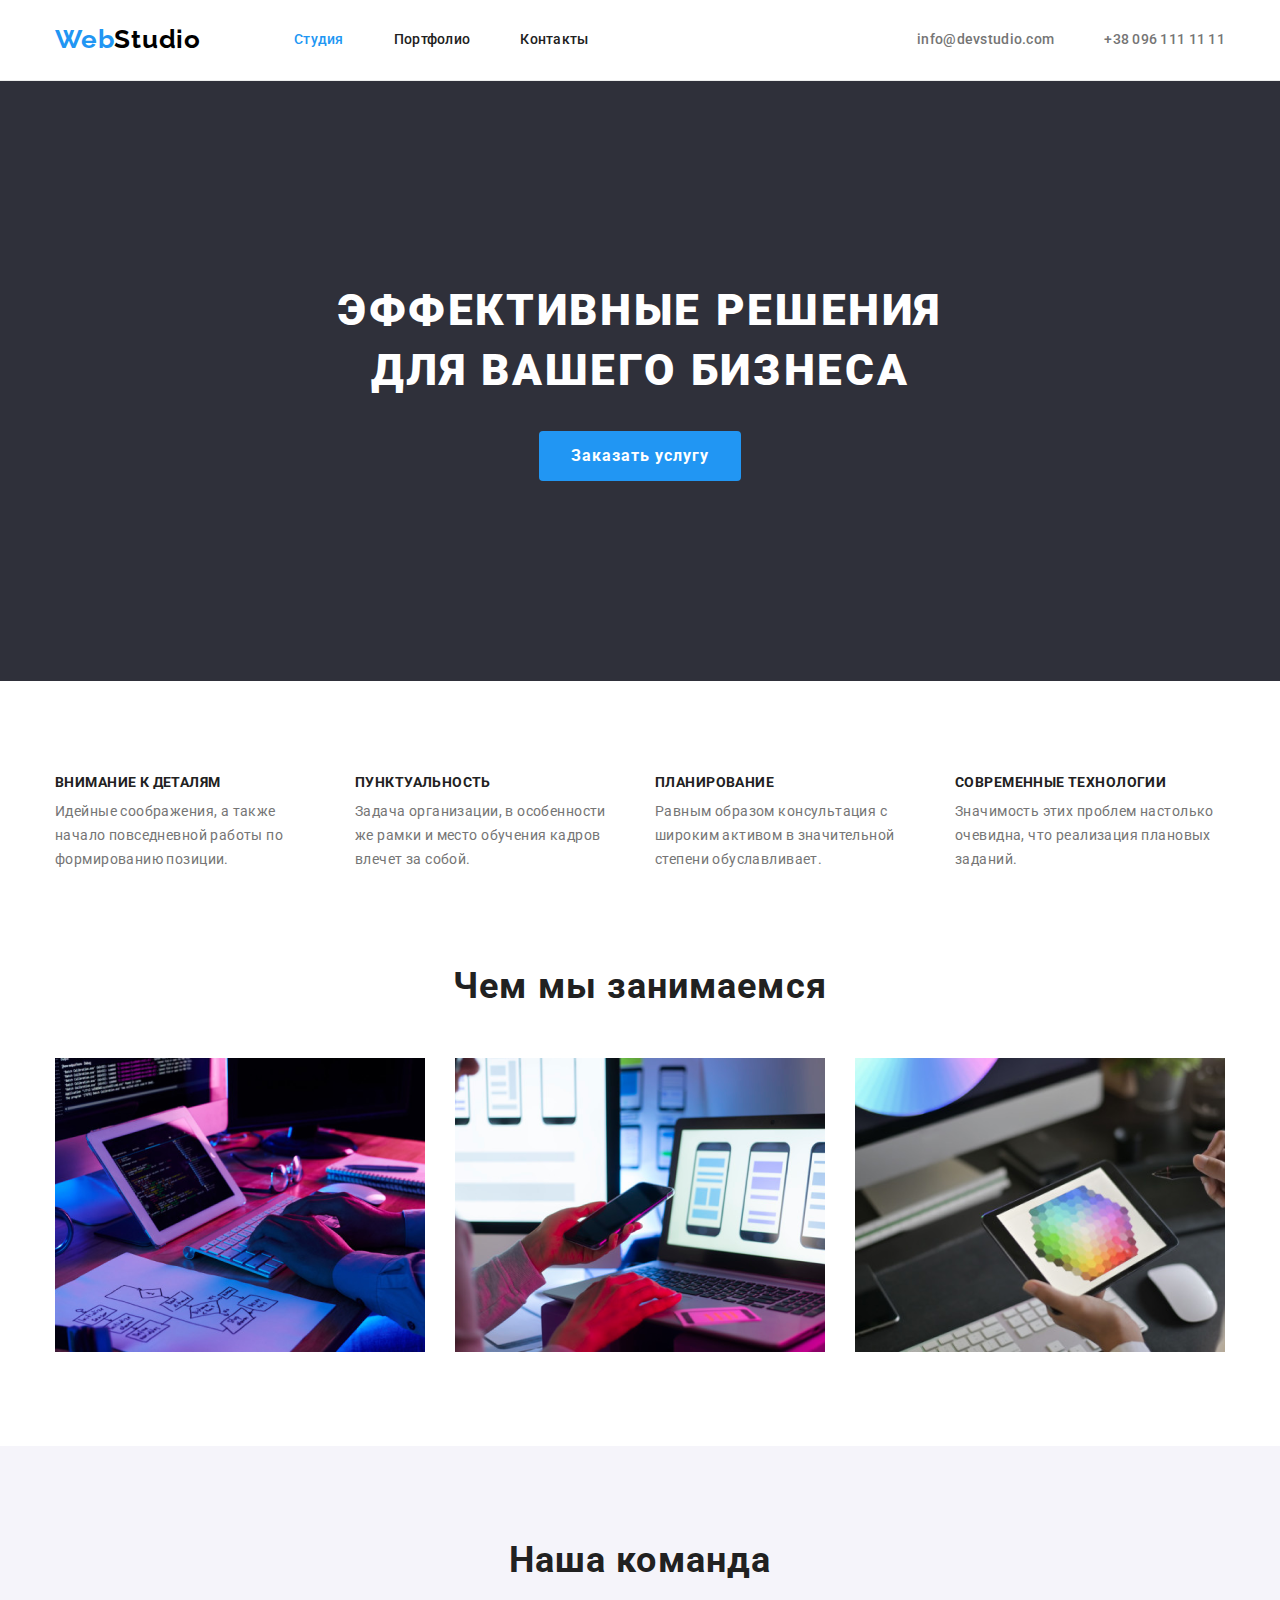
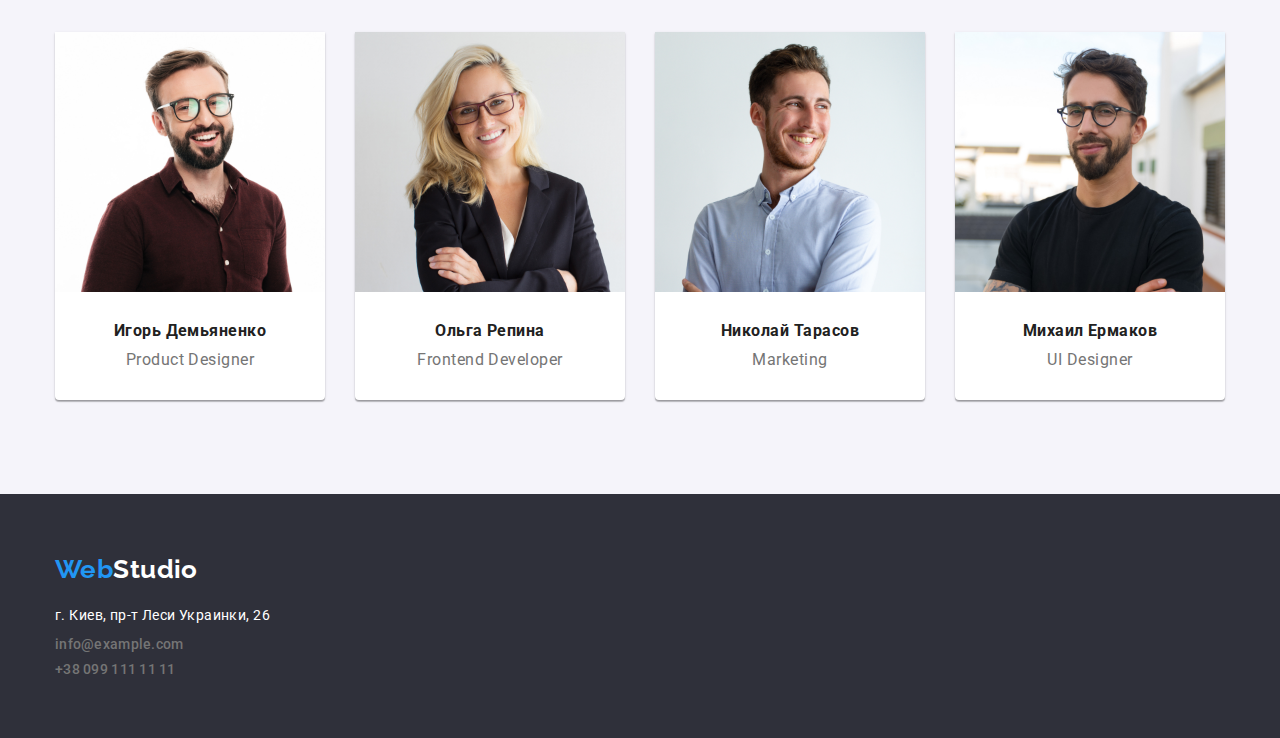
<file: index.html>
<!DOCTYPE html>
<html lang="ru">
    <head>
        <meta charset="UTF-8" />
        <meta name="viewport" content="width=device-width, initial-scale=1.0"/>
        <link rel="preconnect" href="https://fonts.googleapis.com">
        <link rel="preconnect" href="https://fonts.gstatic.com" crossorigin>
        <link href="https://fonts.googleapis.com/css2?family=Raleway:wght@700&family=Roboto:wght@400;500;700;900&display=swap" rel="stylesheet">
        <link rel="stylesheet" href="https://cdnjs.cloudflare.com/ajax/libs/modern-normalize/0.6.0/modern-normalize.min.css">
        <link rel="stylesheet" href="css/styles.css">
        <title>GoIt задание</title>
    </head>
    <body>
        <header class="header">
            <div class="container">
                    <nav class="nav">
                        <a href="./index.html" class="logo"><span class="logo-web">Web</span>Studio</a>
        
                        <ul class="link">
                            <li class="item"><a href="./index.html" class="link-nav link-active">Студия</a></li>
                            <li class="item"><a href="./portfolio.html" class="link-nav">Портфолио</a></li>
                            <li class="item"><a href="" class="link-nav">Контакты</a></li>
                        </ul>
        
                        <ul class="link-one">
                            <li class="item"><a href="mailto:info@devstudio.com" class="cont">info@devstudio.com</a></li>
                            <li class="item"><a href="tel:+380961111111" class="cont">+38 096 111 11 11</a></li>
                        </ul>
                    </nav>
            </div>
            <hr class="hr"/>
        </header>

        <main class="main">
                <section class="background">
                    <div class="container">
                        <h1 class="solutions">Эффективные решения для вашего бизнеса</h1>
                        <button class="button">Заказать услугу</button>
                    </div>
                </section>
        
                <section class="section">
                    <div class="container">
                        <h2 class="opasity">Особенности</h2>
                        <ul class="list">
                            <li>
                                <h3 class="list-h">Внимание к деталям</h3>
                                <p class="description">Идейные соображения, а также начало повседневной работы по формированию позиции.</p>
                            </li>
                            <li>
                                <h3 class="list-h">Пунктуальность</h3>
                                <p class="description">Задача организации, в особенности же рамки и место обучения кадров влечет за собой.</p>
                            </li>
                            <li>
                                <h3 class="list-h">Планирование</h3>
                                <p class="description">Равным образом консультация с широким активом в значительной степени обуславливает.</p>
                            </li>
                            <li>
                                <h3 class="list-h">Современные технологии</h3>
                                <p class="description">Значимость этих проблем настолько очевидна, что реализация плановых заданий.</p>
                            </li>
                        </ul>
                    </div>
                </section>
        
                <section class="section do-section">
                    <div class="container">
                        <h2 class="doing">Чем мы занимаемся</h2>
    
                        <ul class="list">
                            <li><img src="img/img1.png" alt="картинка 1" width="370"/></li>
                            <li><img src="img/img2.png" alt="картинка 2" width="370"/></li>
                            <li><img src="img/img3.png" alt="картинка 3" width="370"/></li>
                        </ul>
                    </div>
                </section>

                <section class="section team">
                    <div class="container">
                        <h2 class="our-team">Наша команда</h2>
                    
                        <ul class="list">
                            <li class="card">
                                <img src="img/igor.jpg" alt="Игорь Демьяненко" width="270"/>
                                <h3 class="name">Игорь Демьяненко</h3>
                                <p class="description-team">Product Designer</p>
                            </li>
            
                            <li class="card">
                                <img src="img/olga.jpg" alt="Ольга Репина" width="270"/>
                                <h3 class="name">Ольга Репина</h3>
                                <p class="description-team">Frontend Developer</p>
                            </li>
            
                            <li class="card">
                                <img src="img/nikolay.jpg" alt="Николай Тарасов" width="270"/>
                                <h3 class="name">Николай Тарасов</h3>
                                <p class="description-team">Marketing</p>
                            </li>
            
                            <li class="card">
                                <img src="img/mykhail.jpg" alt="Михаил Ермаков" width="270"/>
                                <h3 class="name">Михаил Ермаков</h3>
                                <p class="description-team">UI Designer</p>
                            </li>
                        </ul>
                    </div>
                </section>
        </main>

        <footer class="footer">
            <div class="container">
                <a href="./index.html" class="logo-two"><span class="logo-web">Web</span>Studio</a>
                <address>
                    <ul class="link-two">
                        <li class="link-cont">
                            <a href="https://goo.gl/maps/3A8JLFoaWC5GZ7m9A" class="cont-one">г. Киев, пр-т Леси Украинки, 26</a>
                        </li>
                        <li class="link-cont">
                            <a href="mailto:info@example.com" class="cont-two">info@example.com</a>
                        </li>
                        <li class="link-cont">
                            <a href="tel:+380991111111" class="cont-two">+38 099 111 11 11</a>
                        </li>
                    </ul>
                </address>
            </div>
        </footer>
    </body>
</html>
</file>
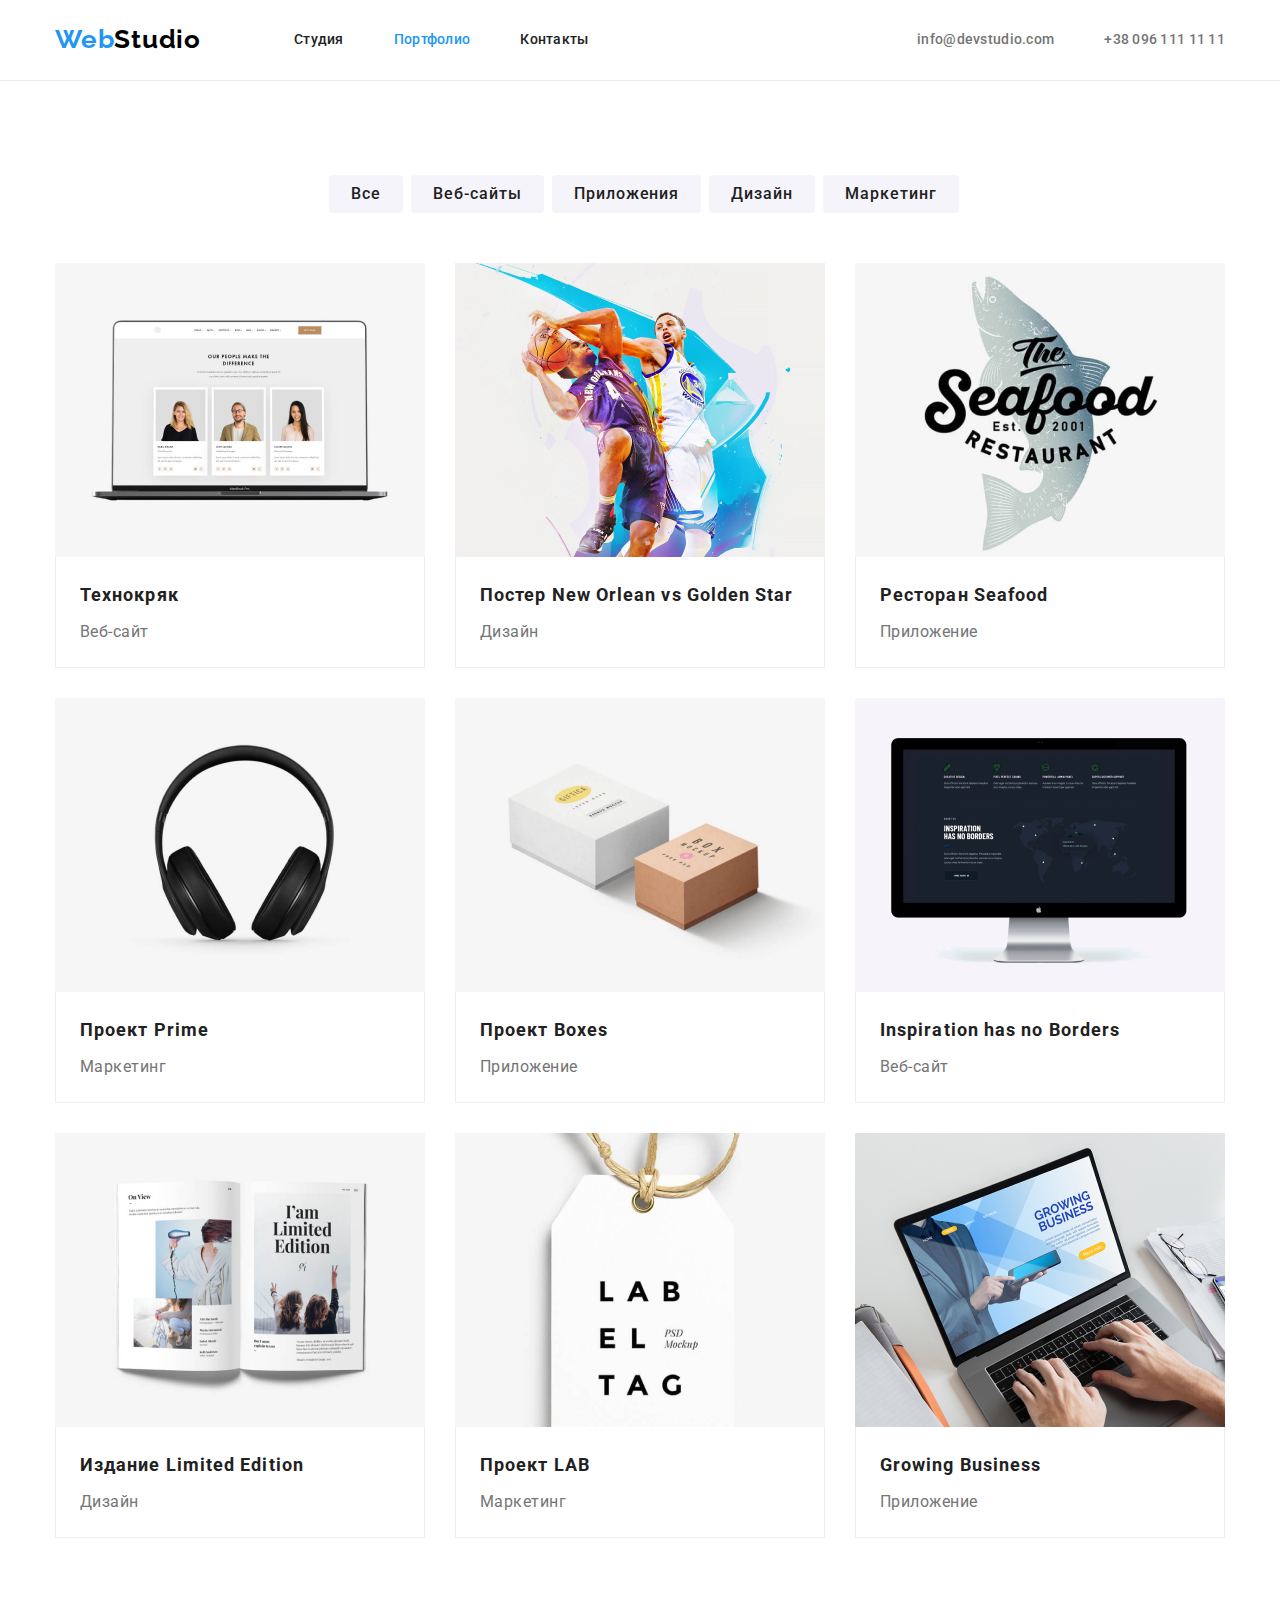
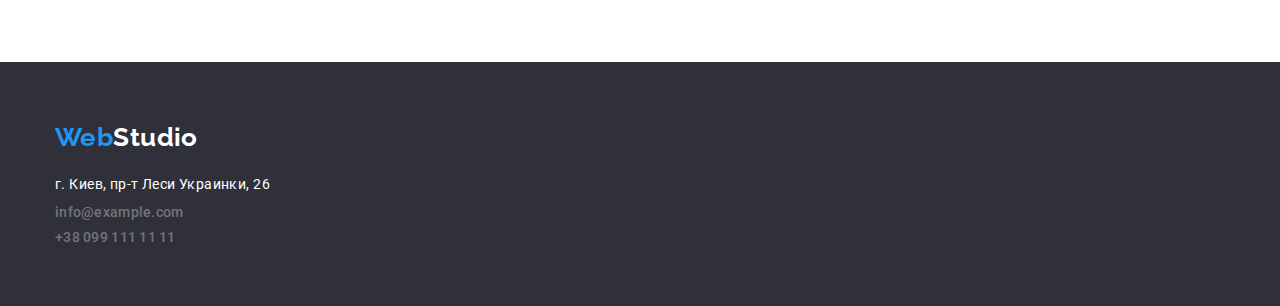
<file: portfolio.html>
<!DOCTYPE html>
<html lang="ru">
    <head>
        <meta charset="UTF-8" />
        <meta name="viewport" content="width=device-width, initial-scale=1.0"/>
        <link rel="preconnect" href="https://fonts.googleapis.com">
        <link rel="preconnect" href="https://fonts.gstatic.com" crossorigin>
        <link href="https://fonts.googleapis.com/css2?family=Raleway:wght@700&family=Roboto:wght@400;500;700;900&display=swap" rel="stylesheet">
        <link rel="stylesheet" href="https://cdnjs.cloudflare.com/ajax/libs/modern-normalize/0.6.0/modern-normalize.min.css">
        <link rel="stylesheet" href="css/styles.css">
        <title>GoIt задание</title>
    </head>
    <body>
        <header class="header">
            <div class="container">
                    <nav class="nav">
                        <a href="./index.html" class="logo"><span class="logo-web">Web</span>Studio</a>
        
                        <ul class="link">
                            <li class="item"><a href="./index.html" class="link-nav">Студия</a></li>
                            <li class="item"><a href="./portfolio.html" class="link-nav link-active">Портфолио</a></li>
                            <li class="item"><a href="" class="link-nav">Контакты</a></li>
                        </ul>
        
                        <ul class="link-one">
                            <li class="item"><a href="mailto:info@devstudio.com" class="cont">info@devstudio.com</a></li>
                            <li class="item"><a href="tel:+380961111111" class="cont">+38 096 111 11 11</a></li>
                        </ul>
                    </nav>
            </div>
            <hr class="hr"/>
        </header>

        <main>
            <section class="section">
                <div class="container">
                    <h1 class="btn-name">Кнопки</h1>
                    <ul class="list-btn">
                        <li><button type="button" class="buttons">Все</button></li>
                        <li><button type="button" class="buttons">Веб-сайты</button></li>
                        <li><button type="button" class="buttons">Приложения</button></li>
                        <li><button type="button" class="buttons">Дизайн</button></li>
                        <li><button type="button" class="buttons">Маркетинг</button></li>
                    </ul>
                

                    <ul class="list-cards">
                        <li class="list-card">
                            <a href="" class="link-card">
                                <img src="img/tech.png" alt="Технокряк" width="370" class="img-nine"/>
                                <div class="des-card">
                                    <h2 class="name-one">Технокряк</h2>
                                    <p class="description-one">Веб-сайт</p>
                                </div>
                            </a>
                        </li>
                        <li class="list-card">
                            <a href="" class="link-card">
                                <img src="img/post.png" alt="Постер New Orlean vs Golden Star" width="370" class="img-nine"/>
                                <div class="des-card">
                                    <h2 class="name-one">Постер New Orlean vs Golden Star</h2>
                                    <p class="description-one">Дизайн</p>
                                </div>
                            </a>
                        </li>
                        <li class="list-card">
                            <a href="" class="link-card">
                                <img src="img/rsf.png" alt="Ресторан Seafood" width="370" class="img-nine"/>
                                <div class="des-card">
                                    <h2 class="name-one">Ресторан Seafood</h2>
                                    <p class="description-one">Приложение</p>
                                </div>
                            </a>
                        </li>
                        <li class="list-card">
                            <a href="" class="link-card">
                                <img src="img/prime.png" alt="Проект Prime" width="370" class="img-nine"/>
                                <div class="des-card">
                                    <h2 class="name-one">Проект Prime</h2>
                                    <p class="description-one">Маркетинг</p>
                                </div>
                            </a>
                        </li>
                        <li class="list-card">
                            <a href="" class="link-card">
                                <img src="img/boxes.png" alt="Проект Boxes" width="370" class="img-nine"/>
                                <div class="des-card">
                                    <h2 class="name-one">Проект Boxes</h2>
                                    <p class="description-one">Приложение</p>
                                </div>
                            </a>
                        </li>
                        <li class="list-card">
                           <a href="" class="link-card">
                                <img src="img/bord.png" alt="Inspiration has no Borders" width="370" class="img-nine"/>
                                <div class="des-card">
                                    <h2 class="name-one">Inspiration has no Borders</h2>
                                    <p class="description-one">Веб-сайт</p>
                                </div>
                           </a>
                        </li>
                        <li class="list-card">
                            <a href="" class="link-card">
                                <img src="img/limed.png" alt="Издание Limited Edition" width="370" class="img-nine"/>
                                <div class="des-card">
                                    <h2 class="name-one">Издание Limited Edition</h2>
                                    <p class="description-one">Дизайн</p>
                                </div>
                            </a>
                        </li>
                        <li class="list-card">
                            <a href="" class="link-card">
                                <img src="img/lab.png" alt="Проект LAB" width="370" class="img-nine"/>
                                <div class="des-card">
                                    <h2 class="name-one">Проект LAB</h2>
                                    <p class="description-one">Маркетинг</p>
                                </div>
                            </a>
                        </li>
                        <li class="list-card">
                            <a href="" class="link-card">
                                <img src="img/business.png" alt="Growing Business" width="370" class="img-nine"/>
                                <div class="des-card">
                                    <h2 class="name-one">Growing Business</h2>
                                    <p class="description-one">Приложение</p>
                                </div>
                            </a>
                        </li>
                    </ul>
                </div>
            </section>
        </main>

        <footer class="footer">
            <div class="container">
                <a href="./index.html" class="logo-two"><span class="logo-web">Web</span>Studio</a>
                <address>
                    <ul class="link-two">
                        <li class="link-cont">
                            <a href="https://goo.gl/maps/3A8JLFoaWC5GZ7m9A" class="cont-one">г. Киев, пр-т Леси Украинки, 26</a>
                        </li>
                        <li class="link-cont">
                            <a href="mailto:info@example.com" class="cont-two">info@example.com</a>
                        </li>
                        <li class="link-cont">
                            <a href="tel:+380991111111" class="cont-two">+38 099 111 11 11</a>
                        </li>
                    </ul>
                </address>
            </div>
        </footer>
    </body>
</html>
</file>
<file: css/styles.css>
:root {
    --primary-text-color: #212121;
    --title-text-color: #ffffff;
    --accent-color: #2196F3;
    --primary-black-color: #000000;
    --pimary-gray-color: #2F303A;
    --primary-background-color: #F5F4FA;
    --primary-eee-color: #EEEEEE;
    --primary-seventy-color: #757575;
    --primary-hr-color: #ECECEC;
}


/* page 1 (main)*/


body {
    font-family: 'Roboto', sans-serif;
    font-size: 14px;
    letter-spacing: 0.03em;
    color: var(--primary-text-color);
    background-color: var(--title-text-color);
}

/* header */

.header { 
    border-bottom: var(--title-text-color);
}

.container {
    width: 1200px;
    margin-left: auto;
    margin-right: auto;
    padding-left: 15px;
    padding-right: 15px;
}

.nav {
    display: flex;
}

.logo {
    font-family: 'Raleway', sans-serif;
    font-style: normal;
    font-weight: 700;
    font-size: 26px;
    line-height: 1.19;
    text-decoration: none;
    color: var(--primary-black-color);
    letter-spacing: 0.03em;
    display: block;
    padding-top: 24px;
    padding-bottom: 25px;
}

.logo-web {
    color: var(--accent-color);
}

ul {
    list-style: none;
    margin: 0;
    padding: 0;
}

.link, 
.link-one, 
.item {
    margin-right: 50px;
}

.link, 
.link-one,
.item:last-child {
    margin: 0;
}

.link {
    list-style-type: none;
    line-height: 1.14;
    letter-spacing: 0.02em;
    display: flex;
    margin-left: 93px;
    list-style: none;
}

.link-one {
    list-style-type: none;
    line-height: 1.14;
    letter-spacing: 0.02em;
    display: flex;
    margin-left: auto;
    list-style: none;
}

.link-nav {
    color: var(--primary-text-color);
    text-decoration: none;
    font-weight: 500;
    line-height: 1.14;
    letter-spacing: 0.02em;
    display: block;
    padding-top: 32px;
    padding-bottom: 32px;
}

.link-nav:hover,
.link-nav:focus, 
.link-active {
    color: var(--accent-color);
}

.cont {
    color: var(--primary-seventy-color);
    text-decoration: none;
    font-weight: 500;
    font-style: normal;
    line-height: 1.14;
    letter-spacing: 0.02em;
    display: block;
    padding-top: 32px;
    padding-bottom: 32px;
}

.cont:hover,
.cont:focus{
    color: var(--accent-color);
}

.hr {
    background-color: var(--primary-hr-color);
    margin-top: 0px;
    margin-bottom: 0px;
    border: none;
    height: 1px;
}


/* main */

.section {
    padding-top: 94px;
    padding-bottom: 94px;
}

/* Эффективные решения для вашего бизнеса */


.background {
    background-color: var(--pimary-gray-color);
    text-align: center;
    padding-top: 200px;
    padding-bottom: 200px;
}

.solutions {
    color: var(--title-text-color);
    text-transform: uppercase;
    font-weight: 900;
    font-size: 44px;
    line-height: 1.36;
    letter-spacing: 0.06em;
    margin: auto;
    width: 696px;
}

.button {
    color: var(--title-text-color);
    background-color: var(--accent-color);
    cursor: pointer;
    font-weight: 700;
    font-size: 16px;
    line-height: 1.87;
    letter-spacing: 0.06em;
    border: none;
    border-radius: 4px;
    margin-top: 30px;
    padding: 10px 32px;
}

/* Особенности */

.opasity {
    opacity: 0;
    display: none;
    margin: 0;
}

.list {
    list-style-type: none;
    display: flex;
}

.list li {
    margin-right: 30px;
}

.list li:last-child {
    margin-right: 0;
}

.list-h {
    text-transform: uppercase;
    color: var(--primary-text-color);
    font-weight: 700;
    font-size: 14px;
    line-height: 1.14;
    letter-spacing: 0.03em;
    width: 270px;
    margin: 0;
    margin-bottom: 10px;
}

.description {
    color: var(--primary-seventy-color);
    line-height: 1.71;
    letter-spacing: 0.03em;
    width: 270px;
    margin: 0;
}


/* Чем мы занимаемся */

.do-section {
    padding-top: 0;
}

.doing {
    color: var(--primary-text-color);
    font-weight: 700;
    font-size: 36px;
    line-height: 1.16;
    letter-spacing: 0.03em;
    text-align: center;
    margin: 0;
    margin-bottom: 50px;
}

img {
    display: block;
    height: auto;
}


/* наша команда */

.team {
    background: var(--primary-background-color);
}

.our-team {
    color: var(--primary-text-color);
    font-weight: 700;
    font-size: 36px;
    line-height: 1.16;
    letter-spacing: 0.03em;
    text-align: center;
    margin: 0;
    margin-bottom: 50px;
}

.name {
    color: var(--primary-text-color);
    font-size: 16px;
    line-height: 1.18;
    letter-spacing: 0.03em;
    text-align: center;
    margin: 0;
    margin-top: 30px;
}

.description-team {
    color: var(--primary-seventy-color);
    font-size: 16px;
    line-height: 1.18;
    letter-spacing: 0.03em;
    text-align: center;
    margin: 0;
    margin-bottom: 30px;
    margin-top: 10px;
}

.card {
    background: var(--title-text-color);
    box-shadow: 0px 1px 3px rgba(0, 0, 0, 0.12), 0px 1px 1px rgba(0, 0, 0, 0.14), 0px 2px 1px rgba(0, 0, 0, 0.2);
    border-radius: 0px 0px 4px 4px;
    margin-right: 30px;
}

.card:last-child {
    margin-right: 0px;
}


/* footer */

.footer {
    background-color: var(--pimary-gray-color);
    padding-top: 60px;
    padding-bottom: 60px;
}

.logo-two {
    font-family: 'Raleway', sans-serif;
    font-style: normal;
    font-weight: 700;
    font-size: 26px;
    line-height: 1.19;
    text-decoration: none;
    color: var(--title-text-color);
}

.link-two {
    list-style-type: none;
    line-height: 1.14;
    letter-spacing: 0.02em;
    display: block;
    padding: 0;
    list-style: none;
    margin-top: 20px;
}

.link-cont {
    margin-bottom: 9px;
}

.link-cont:last-child {
    margin-bottom: 0;
}

.cont-one {
    color: var(--title-text-color);
    text-decoration: none;
    font-style: normal;
    line-height: 1.71;
    letter-spacing: 0.03em;
}

.cont-one:hover,
.cont-one:focus {
    color: var(--accent-color)
}

.cont-two  {
    color: var(--primary-seventy-color);
    text-decoration: none;
    font-weight: 500;
    font-style: normal;
    line-height: 1.14;
    letter-spacing: 0.02em;
}



/* page 2 (portfolio) */



.btn-name {
    opacity: 0;
    display: none;
}

.list-btn {
    list-style-type: none;
    line-height: 1.14;
    letter-spacing: 0.02em;
    display: flex;
    margin: 0;
    margin-bottom: 50px;
    list-style: none;
    justify-content: center;
}

.buttons {
    color: var(--primary-text-color);
    background: var(--primary-background-color);
    cursor: pointer;
    font-weight: 500;
    font-size: 16px;
    line-height: 1.62;
    letter-spacing: 0.06em;
    border: none;
    border-radius: 4px;
    padding: 6px 22px;
    margin-left: 8px;
}

.buttons:hover, 
.buttons:focus {
    color: var(--title-text-color);
    background-color: var(--accent-color);
}

.list-cards {
    list-style-type: none;
    list-style: none;
    display: flex;
    flex-wrap: wrap;
}

.list-card {
    background: var(--title-text-color);
    margin-right: 30px;
    margin-bottom: 30px;
}

.list-card:nth-child(3n) {
    margin-right: 0px;
}

.list-card:nth-last-child(3) {
    margin-bottom: 0px;
}

.link-card {
    text-decoration: none;
}

.des-card {
    padding: 20px 24px;
    border-left: 1px solid var(--primary-eee-color);
    border-right: 1px solid var(--primary-eee-color);
    border-bottom: 1px solid var(--primary-eee-color);
}

.name-one {
    color: var(--primary-text-color);
    font-weight: 700;
    font-size: 18px;
    line-height: 2;
    letter-spacing: 0.06em;
    margin: 0;
    margin-bottom: 4px;
}

.description-one {
    color: var(--primary-seventy-color);
    font-size: 16px;
    line-height: 1.87;
    letter-spacing: 0.03em;
    margin: 0;
}
</file>
